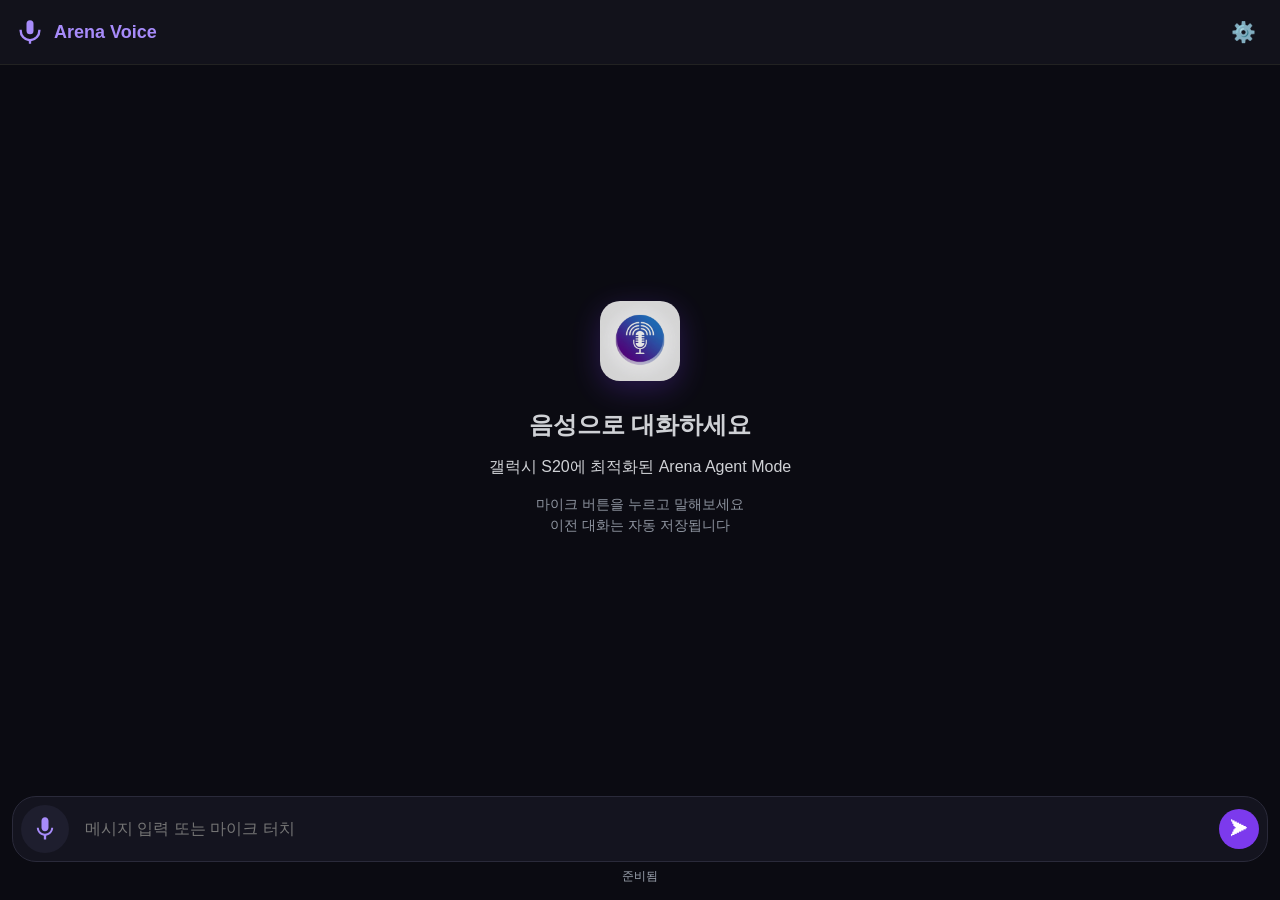
<file: index.html>
<!DOCTYPE html>
<html lang="ko">
<head>
    <meta charset="UTF-8">
    <meta name="viewport" content="width=device-width, initial-scale=1.0, user-scalable=no">
    <title>Arena Voice</title>
    <link rel="manifest" href="manifest.json">
    <meta name="theme-color" content="#6d28d9">
    <meta name="apple-mobile-web-app-capable" content="yes">
    <meta name="apple-mobile-web-app-status-bar-style" content="black-translucent">
    <link rel="stylesheet" href="style.css">
</head>
<body>
    <div id="app">
        <header>
            <div class="logo">
                <svg width="28" height="28" viewBox="0 0 24 24" fill="none">
                    <path d="M12 2a3 3 0 0 0-3 3v6a3 3 0 0 0 6 0V5a3 3 0 0 0-3-3z" fill="currentColor"/>
                    <path d="M19 10v1a7 7 0 0 1-14 0v-1H3v1a9 9 0 0 0 8 8.94V22h2v-2.06A9 9 0 0 0 21 11v-1h-2z" fill="currentColor"/>
                </svg>
                <h1>Arena Voice</h1>
            </div>
            <button id="settingsBtn" aria-label="설정">⚙️</button>
        </header>

        <main id="chat">
            <div id="messages"></div>
            <div id="welcome">
                <img src="icon-512.png" alt="" width="80" height="80">
                <h2>음성으로 대화하세요</h2>
                <p>갤럭시 S20에 최적화된 Arena Agent Mode</p>
                <p class="hint">마이크 버튼을 누르고 말해보세요<br>이전 대화는 자동 저장됩니다</p>
            </div>
        </main>

        <footer>
            <div class="input-bar">
                <button id="micBtn" class="mic" aria-label="음성 입력">
                    <svg viewBox="0 0 24 24" width="28" height="28">
                        <path fill="currentColor" d="M12 14c1.66 0 3-1.34 3-3V5c0-1.66-1.34-3-3-3S9 3.34 9 5v6c0 1.66 1.34 3 3 3zm5.3-3c0 3-2.54 5.1-5.3 5.1S6.7 14 6.7 11H5c0 3.41 2.72 6.23 6 6.72V21h2v-3.28c3.28-.48 6-3.3 6-6.72h-1.7z"/>
                    </svg>
                </button>
                <input id="textInput" type="text" placeholder="메시지 입력 또는 마이크 터치" autocomplete="off">
                <button id="sendBtn" aria-label="전송">➤</button>
            </div>
            <div id="status">준비됨</div>
        </footer>
    </div>

    <!-- Settings Modal -->
    <div id="settings" class="modal hidden">
        <div class="modal-content">
            <h3>설정</h3>
            <label>
                Arena API 키
                <input id="apiKey" type="password" placeholder="ak_live_...">
                <small>arena.social 또는 Arena API 키를 입력하세요</small>
            </label>
            <label>
                API 엔드포인트
                <input id="apiEndpoint" type="text" value="https://api.starsarena.com">
            </label>
            <label>
                음성 언어
                <select id="voiceLang">
                    <option value="ko-KR">한국어</option>
                    <option value="en-US">English</option>
                    <option value="ja-JP">日本語</option>
                </select>
            </label>
            <label class="toggle">
                <input id="autoSpeak" type="checkbox" checked>
                <span>응답 자동 읽기 (TTS)</span>
            </label>
            <label class="toggle">
                <input id="continuous" type="checkbox">
                <span>연속 대화 모드</span>
            </label>
            <div class="modal-actions">
                <button id="clearHistory">대화 기록 삭제</button>
                <button id="closeSettings" class="primary">닫기</button>
            </div>
        </div>
    </div>

    <script src="app.js"></script>
</body>
</html>
</file>
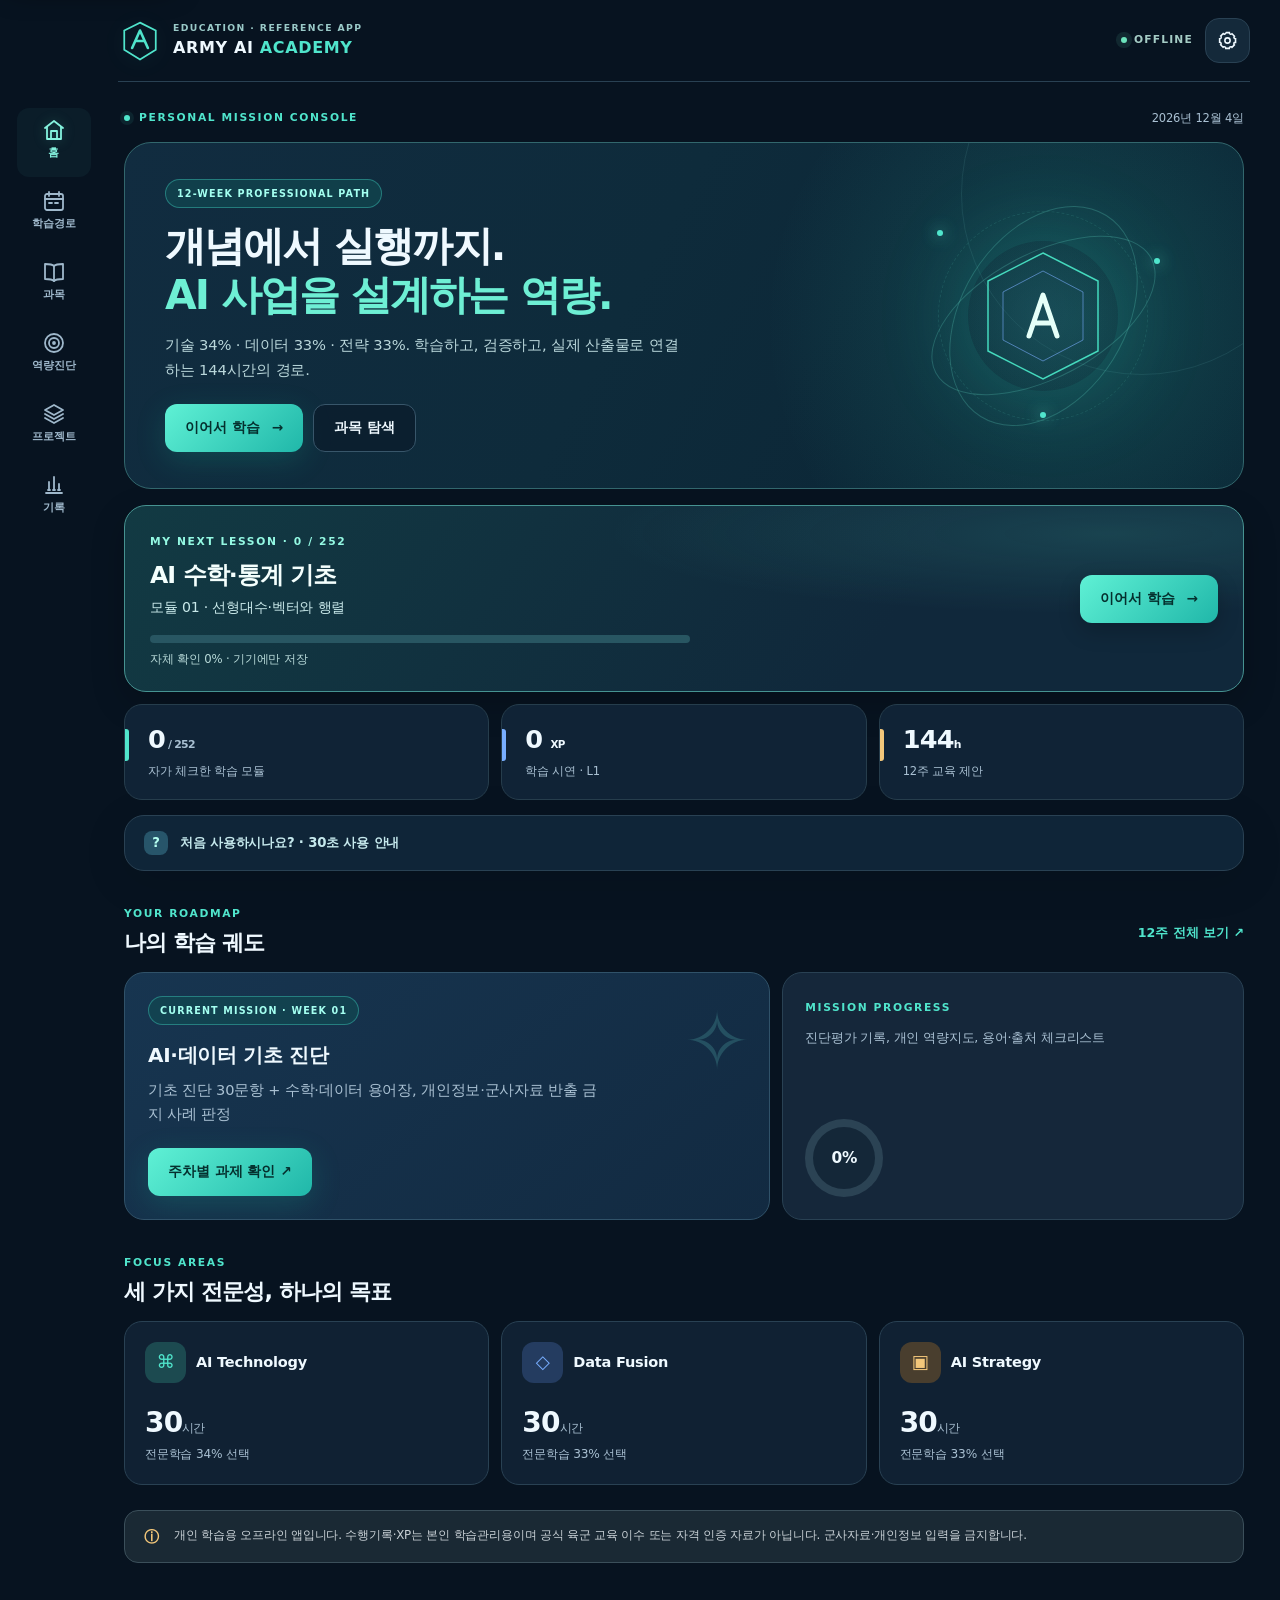
<file: android-army-academy/app/src/main/assets/index.html>
<!doctype html>
<html lang="ko">
<head>
  <meta charset="utf-8">
  <meta name="viewport" content="width=device-width, initial-scale=1, viewport-fit=cover">
  <meta name="color-scheme" content="dark light">
  <meta name="theme-color" content="#081522">
  <title>ARMY AI EXCELLENCE ACADEMY · Learning Mission</title>
  <link rel="stylesheet" href="styles.css">
</head>
<body>
  <a class="skip-link" href="#main-content">본문 콘텐츠로 이동</a>
  <div class="ambient-grid" aria-hidden="true"></div>
  <div class="app-shell">
    <header class="topbar" id="topbar">
      <div class="identity">
        <span class="emblem" aria-hidden="true"><svg viewBox="0 0 48 48" fill="none"><path d="M24 3 42 12v22L24 45 6 34V12L24 3Z" stroke="currentColor" stroke-width="2"/><path d="M15 32 24 12l9 20m-14-8h10" stroke="currentColor" stroke-width="3" stroke-linecap="round" stroke-linejoin="round"/></svg></span>
        <div><div class="identity-label">EDUCATION · REFERENCE APP</div><strong>ARMY AI <span>ACADEMY</span></strong></div>
      </div>
      <div class="top-actions"><span class="offline-indicator"><i></i>OFFLINE</span><button class="icon-btn" id="settings-open" type="button" aria-label="학습 환경 설정" title="설정"><svg viewBox="0 0 24 24" fill="none" stroke="currentColor" stroke-width="1.8"><circle cx="12" cy="12" r="3"/><path d="M19.4 15a1.8 1.8 0 0 0 .36 2l.06.06-2.76 2.76-.06-.06a1.8 1.8 0 0 0-2-.36 1.8 1.8 0 0 0-1 1.6V21h-4v-.1a1.8 1.8 0 0 0-1-1.6 1.8 1.8 0 0 0-2 .36l-.06.06-2.76-2.76.06-.06a1.8 1.8 0 0 0 .36-2 1.8 1.8 0 0 0-1.6-1H3v-4h.1a1.8 1.8 0 0 0 1.6-1 1.8 1.8 0 0 0-.36-2l-.06-.06 2.76-2.76.06.06a1.8 1.8 0 0 0 2 .36 1.8 1.8 0 0 0 1-1.6V3h4v.1a1.8 1.8 0 0 0 1 1.6 1.8 1.8 0 0 0 2-.36l.06-.06 2.76 2.76-.06.06a1.8 1.8 0 0 0-.36 2 1.8 1.8 0 0 0 1.6 1h.1v4h-.1a1.8 1.8 0 0 0-1.6 1Z"/></svg></button></div>
    </header>

    <main id="main-content" class="main" tabindex="-1">
      <section id="view-home" data-view="home" class="view" aria-labelledby="home-title">
        <div class="intro-line"><span class="eyebrow"><i class="pulse-dot"></i> PERSONAL MISSION CONSOLE</span><span id="today-date" class="tiny-meta"></span></div>
        <div class="hero">
          <div class="hero-content"><div class="tag tag-aqua">12-WEEK PROFESSIONAL PATH</div><h1 id="home-title">개념에서 실행까지.<br><em>AI 사업을 설계하는 역량.</em></h1><p>기술 34% · 데이터 33% · 전략 33%. 학습하고, 검증하고, 실제 산출물로 연결하는 144시간의 경로.</p><div class="hero-actions"><button class="btn btn-primary" data-action="resume-lesson" type="button">이어서 학습 <span aria-hidden="true">→</span></button><button class="btn btn-ghost" data-action="go" data-target="courses" type="button">과목 탐색</button></div></div>
          <div class="hero-visual" aria-hidden="true"><div class="orbit orbit-a"></div><div class="orbit orbit-b"></div><div class="orbit orbit-c"></div><div class="core-glow"><svg viewBox="0 0 150 150" fill="none"><path d="M75 12 130 40v70l-55 28-55-28V40L75 12Z" stroke="#4ef5d2" stroke-width="1.5" opacity=".85"/><path d="M75 30 115 51v48l-40 21-40-21V51L75 30Z" stroke="#7baeff" stroke-width="1" opacity=".58"/><path d="M61 95 75 54l14 41m-23-13h18" stroke="#e5fff8" stroke-width="5" stroke-linecap="round" stroke-linejoin="round"/></svg></div><span class="star s1"></span><span class="star s2"></span><span class="star s3"></span></div>
        </div>
        <section id="home-next-lesson" class="next-lesson" aria-label="이어서 학습하기"></section>
        <div class="stats-grid" id="home-stats"></div>
        <details class="surface academy-guide"><summary>처음 사용하시나요? · 30초 사용 안내</summary><div class="academy-guide-body"><p>① 과목에서 원하는 강의를 선택하세요. ② 질문 두 개와 직접 실습을 통해 이해도를 스스로 점검하세요. ③ 마지막으로 작성한 내용은 기기에 저장되며, 홈의 <strong>이어서 학습</strong>에서 바로 복귀할 수 있습니다.</p><p>이 앱은 오프라인 개인학습용이며 공식 수료·성적 인증이 아닙니다. 실제 군사자료나 타인의 개인정보는 입력하지 마세요. 앱을 삭제하기 전에는 기록 탭에서 JSON 백업을 내보내세요.</p></div></details>
        <div class="section-heading"><div><span class="eyebrow">YOUR ROADMAP</span><h2>나의 학습 궤도</h2></div><button class="text-button" data-action="go" data-target="schedule" type="button">12주 전체 보기 ↗</button></div>
        <div id="home-week" class="current-week"></div>
        <div class="section-heading"><div><span class="eyebrow">FOCUS AREAS</span><h2>세 가지 전문성, 하나의 목표</h2></div></div>
        <div class="track-grid" id="home-tracks"></div>
        <div class="honesty-notice" role="note"><span>ⓘ</span><p>개인 학습용 오프라인 앱입니다. 수행기록·XP는 본인 학습관리용이며 공식 육군 교육 이수 또는 자격 인증 자료가 아닙니다. 군사자료·개인정보 입력을 금지합니다.</p></div>
      </section>

      <section id="view-schedule" data-view="schedule" class="view" hidden aria-labelledby="schedule-title">
        <div class="section-header"><span class="eyebrow">MISSION MAP / 12 WEEKS</span><h1 id="schedule-title">나만의 12주 학습 경로</h1><p class="muted">주 12시간, 총 144시간. 공식 심의 후보안의 학습성과·실습증거를 확인하세요. (교육기관 미승인)</p></div>
        <div class="surface schedule-head"><div><span class="eyebrow">SPECIALIZATION MIX</span><h3>전문학습 비중</h3></div><div class="mix-presets"><button class="micro-btn" data-action="preset" data-preset="balanced">균형형</button><button class="micro-btn" data-action="preset" data-preset="technology">AI 중심</button><button class="micro-btn" data-action="preset" data-preset="fusion">융합 중심</button><button class="micro-btn" data-action="preset" data-preset="strategy">전략 중심</button></div><div id="weight-controls"></div><div class="mix-bar" id="mix-bar" role="img" aria-label="전문분야 학습 비중"></div><div class="mix-summary" id="mix-summary"></div><p class="microcopy">균형형은 전문학습 90시간 중 AI 31h·데이터융합 30h·전략기획 29h(약 34:33:33)를 편성합니다. 임의 비율은 심의 후보 표준 편성에서 벗어납니다.</p></div>
        <div id="curriculum-candidate-overview" class="surface quality-section" role="region" aria-label="교육과정 심의 후보 정보"></div>
        <div class="section-heading"><div><span class="eyebrow">WEEKLY MILESTONES</span><h2>학습 단계</h2></div><button class="text-button" data-action="export-plan" type="button">계획 내보내기 ↗</button></div><div class="weeks-list" id="weeks-list"></div>
        <div class="surface" id="performance-practice-overview" role="region" aria-label="합성 데이터 기반 수행 연습 6종"></div>
      </section>

      <section id="view-courses" data-view="courses" class="view" hidden aria-labelledby="courses-title">
        <div class="section-header"><span class="eyebrow">COURSE LIBRARY / 42</span><h1 id="courses-title">전문교과 라이브러리</h1><p class="muted">AI 기술·데이터 융합·전략 분야별 핵심 지식, 6개 모듈, 실습 및 평가 주제를 탐색합니다.</p></div>
        <div class="surface search-surface"><label class="search-wrap" for="course-search"><span aria-hidden="true">⌕</span><input id="course-search" type="search" placeholder="과목명 · 코드 · 핵심 주제로 검색" autocomplete="off"><span class="key-hint">42</span></label><div id="course-filters" class="filter-row" role="group" aria-label="전문분야 필터"></div><div class="course-toggle"><button class="micro-btn" data-action="bookmarks-only" id="bookmark-filter" aria-pressed="false">☆ 관심 과목만</button><span class="tiny-meta" id="course-count"></span></div></div>
        <div class="course-grid" id="courses-grid"></div>
      </section>

      <section id="view-diagnostic" data-view="diagnostic" class="view" hidden aria-labelledby="diagnostic-title">
        <div class="section-header"><span class="eyebrow">DIAGNOSTIC / 30 QUESTIONS</span><h1 id="diagnostic-title">나의 출발점 진단</h1><p class="muted">세 분야 각 10문항. 정답과 설명을 확인하고 취약 과목을 학습경로에 반영하세요.</p></div>
        <div class="surface diag-shell"><div class="filter-row" id="diag-filters" role="group" aria-label="진단 분야"></div><div id="diagnostic-body"></div></div>
        <div class="honesty-notice"><span>ⓘ</span><p>교육용 기초 진단입니다. 문항 난이도·변별도 검증 및 독립 시험감독을 수행하지 않았으므로 공식 인증 점수로 사용할 수 없습니다.</p></div>
      </section>

      <section id="view-capstone" data-view="capstone" class="view" hidden aria-labelledby="capstone-title">
        <div class="section-header"><span class="eyebrow">FINAL FIELD MISSION / 28 HOURS</span><h1 id="capstone-title">최종 통합 프로젝트</h1><p class="muted">AI 기술·데이터·사업기획을 하나로 연결하는 교육용 가상 AI 지식검색 지원체계 사업기획</p></div>
        <div class="surface capstone-feature"><span class="tag tag-gold">PRACTICAL CAPSTONE</span><h2>아이디어가 아닌<br>검증 가능한 결과.</h2><p>문제정의 → 데이터 기준 → 아키텍처 → 프로토타입 → TEV&amp;V → 사업추진 판단.</p><div class="capstone-meter"><div class="progress-track"><div class="progress-fill" id="capstone-fill"></div></div><span id="capstone-count">0 / 14</span></div></div>
        <div class="section-heading"><div><span class="eyebrow">DELIVERABLES</span><h2>14개 자체 점검 항목</h2></div><button class="text-button" data-action="export-capstone" type="button">점검표 내보내기 ↗</button></div><div id="capstone-list" class="capstone-list"></div>
        <div id="capstone-evidence-catalog" class="surface" role="region" aria-label="Capstone 실제 제출 증거 9종"></div>
        <div class="honesty-notice"><span>!</span><p>완료 체크는 자체 점검입니다. 보안 위반, 권리 미확인, 근거 없는 성능 주장 등은 점수와 무관하게 정식 평가에서 실패 조건으로 다뤄야 합니다.</p></div>
      </section>

      <section id="view-profile" data-view="profile" class="view" hidden aria-labelledby="profile-title">
        <div class="section-header"><span class="eyebrow">PROGRESS / LOCAL ONLY</span><h1 id="profile-title">학습 기록과 환경</h1><p class="muted">진도·학습 메모·모의 평가 결과는 이 기기에만 저장됩니다.</p></div>
        <div class="surface profile-rank" id="profile-rank"></div><div class="surface settings-surface" id="settings-surface"></div>
        <div class="section-heading"><div><span class="eyebrow">CONTENT QUALITY</span><h2>교육 콘텐츠 검증 상태</h2></div></div><div class="surface quality-section"><div class="quality-item"><span>42개 과목 · 252개 기초 학습 강의 (모두 교육용 원고)</span><b>교육용 초안</b></div><div class="quality-item"><span>504개 학습문항 (기초형 456·적용형 48, 전문가 검토 전)</span><b>자체 점검 전용</b></div><div class="quality-item"><span>30개 진단 문항 (기초형·점수 규준 미검증)</span><b>교육용 진단</b></div><div class="quality-item"><span>210개 서술형 평가 과제</span><b>교수자 검토 필요</b></div><div class="quality-item"><span>전문가·실습·군 보안 검수 (미진행)</span><b>미승인</b></div><p class="microcopy">공개·합성 데이터만 사용하며 실제 육군 업무환경의 성능과 적합성을 보증하지 않습니다.</p></div>
      </section>
    </main>

    <nav class="bottom-nav" aria-label="앱 주요 메뉴">
      <button type="button" class="nav-item active" data-view-target="home" aria-current="page"><span class="nav-icon"><svg viewBox="0 0 24 24" aria-hidden="true" fill="none" stroke="currentColor" stroke-width="1.8" stroke-linecap="round" stroke-linejoin="round"><path d="m3 10 9-7 9 7"/><path d="M5 9v12h14V9"/><path d="M9 21v-8h6v8"/></svg></span><span>홈</span></button>
      <button type="button" class="nav-item" data-view-target="schedule"><span class="nav-icon"><svg viewBox="0 0 24 24" aria-hidden="true" fill="none" stroke="currentColor" stroke-width="1.8" stroke-linecap="round" stroke-linejoin="round"><rect x="3" y="5" width="18" height="16" rx="2"/><path d="M7 3v4m10-4v4M3 10h18M7 14h3m3 0h3"/></svg></span><span>학습경로</span></button>
      <button type="button" class="nav-item" data-view-target="courses"><span class="nav-icon"><svg viewBox="0 0 24 24" aria-hidden="true" fill="none" stroke="currentColor" stroke-width="1.8" stroke-linecap="round" stroke-linejoin="round"><path d="M12 21c-2-2-5-2-9-2V4c4 0 7 0 9 2 2-2 5-2 9-2v15c-4 0-7 0-9 2Z"/><path d="M12 6v15"/></svg></span><span>과목</span></button>
      <button type="button" class="nav-item" data-view-target="diagnostic"><span class="nav-icon"><svg viewBox="0 0 24 24" aria-hidden="true" fill="none" stroke="currentColor" stroke-width="1.8" stroke-linecap="round" stroke-linejoin="round"><circle cx="12" cy="12" r="9"/><circle cx="12" cy="12" r="5"/><circle cx="12" cy="12" r="1" fill="currentColor"/></svg></span><span>역량진단</span></button>
      <button type="button" class="nav-item" data-view-target="capstone"><span class="nav-icon"><svg viewBox="0 0 24 24" aria-hidden="true" fill="none" stroke="currentColor" stroke-width="1.8" stroke-linecap="round" stroke-linejoin="round"><path d="M3 8l9-5 9 5-9 5-9-5Z"/><path d="m3 12 9 5 9-5M3 16l9 5 9-5"/></svg></span><span>프로젝트</span></button>
      <button type="button" class="nav-item" data-view-target="profile"><span class="nav-icon"><svg viewBox="0 0 24 24" aria-hidden="true" fill="none" stroke="currentColor" stroke-width="1.8" stroke-linecap="round" stroke-linejoin="round"><path d="M4 20h16M7 17V9m5 8V4m5 13v-6"/><path d="M6 17h2m3 0h2m3 0h2"/></svg></span><span>기록</span></button>
    </nav>
  </div>
  <dialog id="course-dialog" class="course-dialog" aria-label="과목 학습 상세"><div class="modal-frame"><div id="course-detail"></div></div></dialog>
  <dialog id="settings-dialog" class="settings-dialog" aria-label="설정"><div class="modal-frame"><div class="dialog-top"><div><span class="eyebrow">LEARNING ENVIRONMENT</span><h2>학습 설정</h2></div><button type="button" data-action="close-settings" class="icon-btn" aria-label="닫기">✕</button></div><div id="settings-dialog-content"></div></div></dialog>
  <div id="toast" class="toast" role="status" aria-live="polite"></div>
  <script src="data_core.js"></script>
  <script src="data_assessment.js"></script>
  <script src="data_plan.js"></script>
  <script src="lesson_df001.js"></script>
  <script src="lesson_df_expansion.js"></script>
  <script src="lesson_at_expansion.js"></script>
  <script src="lesson_sp_expansion.js"></script>
  <script src="pilot_labs.js"></script>
  <script src="quiz_upgrade.js"></script>
  <script src="quiz_applied_v2_3_3.js"></script>
  <script src="module_draft.js"></script>
  <script src="official_curriculum.js"></script>
  <script src="performance_practice.js"></script>
  <script src="learning_experience.js"></script>
  <script src="app.js"></script>
</body>
</html>
</file>
<file: style.css>
:root {
  --bg: #0b0b12;
  --surface: #14141f;
  --surface-2: #1e1e2e;
  --primary: #7c3aed;
  --primary-2: #6d28d9;
  --text: #e5e7eb;
  --muted: #9ca3af;
  --accent: #a78bfa;
}

* { box-sizing: border-box; -webkit-tap-highlight-color: transparent; }

html, body {
  margin: 0; padding: 0; height: 100%;
  background: var(--bg); color: var(--text);
  font-family: -apple-system, BlinkMacSystemFont, "Segoe UI", Roboto, "Noto Sans KR", sans-serif;
  overscroll-behavior: none;
}

#app { display: flex; flex-direction: column; height: 100dvh; }

header {
  display: flex; align-items: center; justify-content: space-between;
  padding: 12px 16px; background: rgba(20,20,31,0.8); backdrop-filter: blur(10px);
  border-bottom: 1px solid #222; position: sticky; top: 0; z-index: 10;
}
.logo { display: flex; align-items: center; gap: 10px; color: var(--accent); }
.logo h1 { font-size: 18px; margin: 0; font-weight: 600; }
#settingsBtn { background: none; border: none; color: var(--muted); font-size: 20px; padding: 8px; }

main { flex: 1; overflow-y: auto; padding: 16px; display: flex; flex-direction: column; }
#welcome { text-align: center; margin: auto; opacity: 0.9; }
#welcome img { border-radius: 20px; margin-bottom: 16px; box-shadow: 0 8px 30px rgba(124,58,237,0.3); }
#welcome h2 { margin: 8px 0; }
.hint { color: var(--muted); font-size: 14px; line-height: 1.5; }

#messages { display: flex; flex-direction: column; gap: 12px; }
.message {
  max-width: 85%; padding: 12px 16px; border-radius: 18px;
  line-height: 1.5; word-wrap: break-word; animation: fadeIn 0.2s;
}
.message.user { align-self: flex-end; background: var(--primary); color: white; border-bottom-right-radius: 6px; }
.message.assistant { align-self: flex-start; background: var(--surface-2); border-bottom-left-radius: 6px; }
.message .time { font-size: 11px; opacity: 0.6; margin-top: 4px; }

@keyframes fadeIn { from { opacity: 0; transform: translateY(6px); } to { opacity: 1; transform: translateY(0); } }

footer { padding: 10px 12px 16px; background: linear-gradient(to top, var(--bg), transparent); }
.input-bar { display: flex; gap: 8px; align-items: center; background: var(--surface); padding: 8px; border-radius: 24px; border: 1px solid #2a2a3a; }
#textInput { flex: 1; background: transparent; border: none; outline: none; color: var(--text); font-size: 16px; padding: 8px; }
#sendBtn { background: var(--primary); border: none; color: white; width: 40px; height: 40px; border-radius: 50%; font-size: 18px; }

.mic {
  width: 48px; height: 48px; border-radius: 50%; border: none;
  background: var(--surface-2); color: var(--accent);
  display: grid; place-items: center; transition: all 0.2s;
}
.mic.listening {
  background: var(--primary); color: white; animation: pulse 1.5s infinite;
  box-shadow: 0 0 0 0 rgba(124,58,237,0.7);
}
@keyframes pulse {
  0% { box-shadow: 0 0 0 0 rgba(124,58,237,0.7); }
  70% { box-shadow: 0 0 0 12px rgba(124,58,237,0); }
  100% { box-shadow: 0 0 0 0 rgba(124,58,237,0); }
}

#status { text-align: center; font-size: 12px; color: var(--muted); margin-top: 6px; height: 16px; }

.modal { position: fixed; inset: 0; background: rgba(0,0,0,0.7); display: grid; place-items: center; z-index: 100; }
.modal.hidden { display: none; }
.modal-content {
  background: var(--surface); width: 90%; max-width: 400px; border-radius: 16px;
  padding: 20px; border: 1px solid #2a2a3a;
}
.modal-content h3 { margin-top: 0; }
.modal-content label { display: block; margin: 16px 0; font-size: 14px; }
.modal-content input, .modal-content select {
  width: 100%; margin-top: 6px; padding: 10px; border-radius: 8px;
  background: var(--surface-2); border: 1px solid #333; color: var(--text); font-size: 15px;
}
.modal-content small { color: var(--muted); display: block; margin-top: 4px; }
.toggle { display: flex; align-items: center; gap: 10px; }
.toggle input { width: auto; }
.modal-actions { display: flex; gap: 8px; justify-content: space-between; margin-top: 20px; }
.modal-actions button { flex: 1; padding: 10px; border-radius: 10px; border: 1px solid #333; background: var(--surface-2); color: var(--text); }
.modal-actions button.primary { background: var(--primary); border-color: var(--primary); color: white; }
#clearHistory { color: #f87171; }
</file>
<file: android-army-academy/app/src/main/assets/styles.css>
:root{--bg:#071320;--bg2:#0b1a2b;--panel:#101f31;--panel2:#14283d;--panel3:#182e42;--line:#294153;--line2:#38566a;--ink:#eff9ff;--muted:#a9c0d2;--aqua:#50e5cc;--aqua-d:#1fbaaa;--blue:#78aeff;--gold:#f3c77a;--rose:#ff9b9d;--radius:20px;--font-scale:1;--safe-bottom:env(safe-area-inset-bottom,0px)}
*{box-sizing:border-box}html{background:var(--bg);font-size:calc(16px * var(--font-scale));scroll-behavior:smooth}body{margin:0;background:var(--bg);font-family:system-ui,-apple-system,BlinkMacSystemFont,'Noto Sans KR','Malgun Gothic',sans-serif;font-size:.91rem;color:var(--ink);line-height:1.57;letter-spacing:-.013em;min-height:100vh}button,input,textarea{font:inherit}button{cursor:pointer;-webkit-tap-highlight-color:transparent;color:inherit}button:disabled{opacity:.45;cursor:not-allowed}a{color:var(--aqua)}:focus-visible{outline:3px solid var(--aqua);outline-offset:3px}[hidden]{display:none!important}::selection{background:#2aa897;color:#061222}
.ambient-grid{position:fixed;inset:0;z-index:-1;pointer-events:none;background:radial-gradient(ellipse 750px 520px at 80% -7%,rgba(38,136,162,.13),transparent 65%),radial-gradient(ellipse 450px 340px at 0% 70%,rgba(43,101,161,.08),transparent 65%),linear-gradient(180deg,#07121f 0%,#0b1724 100%)}.ambient-grid:after{content:"";position:absolute;inset:0;opacity:.18;background-image:linear-gradient(#25435a 1px,transparent 1px),linear-gradient(90deg,#25435a 1px,transparent 1px);background-size:52px 52px;mask-image:linear-gradient(180deg,transparent,black 10%,transparent 55%)}
.app-shell{max-width:1260px;margin:auto;padding:0 20px 120px}.topbar{height:82px;display:flex;align-items:center;justify-content:space-between;border-bottom:1px solid var(--line);position:relative;z-index:2}.identity{display:flex;align-items:center;gap:12px}.emblem{display:grid;place-items:center;width:43px;height:48px;color:var(--aqua);filter:drop-shadow(0 3px 10px rgba(72,227,203,.15))}.emblem svg{width:42px;height:42px}.identity-label{font-size:.58rem;color:#9acac8;letter-spacing:.15em;font-weight:800}.identity strong{display:block;font-size:1rem;font-weight:800;letter-spacing:.04em}.identity strong span{color:var(--aqua)}.top-actions{display:flex;align-items:center;gap:12px}.offline-indicator{display:flex;gap:7px;align-items:center;font-size:.67rem;letter-spacing:.11em;font-weight:750;color:#a5ccc5}.offline-indicator i{height:6px;width:6px;background:#6be2bb;border-radius:50%;box-shadow:0 0 0 5px rgba(107,226,187,.1)}.icon-btn{width:45px;height:45px;display:grid;place-items:center;background:#14293a;border:1px solid var(--line);border-radius:14px}.icon-btn svg{width:21px;height:21px}.icon-btn:hover,.icon-btn:focus-visible{background:#23435a}
.main{max-width:1120px;margin:auto}.view{padding-top:27px;animation:fadeIn .28s ease}.intro-line{display:flex;justify-content:space-between;align-items:center;margin:0 0 15px}.eyebrow{display:inline-flex;align-items:center;gap:9px;color:var(--aqua);font-weight:800;font-size:.67rem;letter-spacing:.15em;text-transform:uppercase}.pulse-dot{display:inline-block;width:6px;height:6px;background:var(--aqua);border-radius:50%;box-shadow:0 0 0 4px #50e5cc14}.tiny-meta{font-size:.72rem;color:var(--muted)}h1,h2,h3,p{margin-top:0}h1{letter-spacing:-.045em;line-height:1.2}h2{font-size:1.4rem;letter-spacing:-.04em;line-height:1.3;margin-bottom:0}h3{font-size:1.04rem;margin-bottom:9px;letter-spacing:-.015em}p{color:var(--muted);line-height:1.65}button, .card-click{transition:background .2s,border-color .2s,transform .2s,filter .2s}button:active{transform:scale(.98)}.btn{min-height:48px;padding:12px 20px;border-radius:12px;border:1px solid var(--line2);background:#1b3046;font-size:.85rem;font-weight:750;display:inline-flex;align-items:center;justify-content:center;gap:12px}.btn:hover{border-color:var(--aqua)}.btn-primary{background:linear-gradient(135deg,#5ff1d5,#20b7a9);color:#05302e;border:0;box-shadow:0 8px 30px rgba(22,203,166,.18)}.btn-primary:hover{filter:brightness(1.08)}.btn-ghost{background:rgba(10,26,42,.7)}.btn-soft{background:#1b3546;border-color:#2c5963;color:var(--aqua)}.btn-danger{color:#ffb4b7;border:1px solid #7c464a;background:#38252d}.text-button{min-height:40px;background:none;border:0;padding:9px 0;color:var(--aqua);font-size:.79rem;font-weight:740}.text-button:hover{text-decoration:underline}.tag{display:inline-flex;align-items:center;font-weight:800;font-size:.6rem;letter-spacing:.12em;border:1px solid rgba(67,217,201,.4);border-radius:999px;padding:6px 11px}.tag-aqua{color:#a4fff0;background:#114a51aa}.tag-gold{border-color:#e9ba7680;color:#ffe0a8;background:#624b2490}.surface{border:1px solid var(--line);border-radius:var(--radius);background:linear-gradient(170deg,#13263b,#102031);box-shadow:0 10px 45px rgba(0,0,0,.11)}
.hero{min-height:292px;padding:36px 40px;display:grid;grid-template-columns:minmax(0,1fr) 320px;align-items:center;overflow:hidden;border-radius:27px;border:1px solid #32676d;background:radial-gradient(circle at 85% 52%,rgba(59,236,201,.17),transparent 32%),linear-gradient(118deg,#112c40 0%,#0e2b3b 45%,#0a2434 100%);position:relative}.hero:before{content:"";position:absolute;width:360px;height:360px;right:-80px;top:-130px;border:1px solid #73bebe20;border-radius:50%;pointer-events:none}.hero-content{z-index:1}.hero h1{font-size:clamp(1.8rem,3.2vw,2.75rem);margin:14px 0 13px;max-width:600px;font-weight:800}.hero h1 em{font-style:normal;color:#6eefd4}.hero p{max-width:520px;font-size:.92rem;color:#bad7db}.hero-actions{display:flex;flex-wrap:wrap;gap:10px;margin-top:22px}.hero-visual{width:286px;height:252px;position:relative;display:grid;place-items:center}.orbit{position:absolute;border:1px solid rgba(99,220,199,.25);border-radius:50%;transform:rotate(-28deg)}.orbit-a{width:245px;height:125px}.orbit-b{width:165px;height:238px;transform:rotate(32deg)}.orbit-c{width:210px;height:210px;border-style:dashed;opacity:.5}.core-glow{display:grid;place-items:center;width:150px;height:150px;border-radius:50%;box-shadow:0 0 95px #24d8c13d;background:radial-gradient(circle,#2057656b,transparent 72%);animation:float 6s ease-in-out infinite}.core-glow svg{width:150px}.star{position:absolute;width:6px;height:6px;background:var(--aqua);border-radius:50%;box-shadow:0 0 15px var(--aqua)}.s1{left:37px;top:40px}.s2{right:26px;top:68px}.s3{bottom:24px;left:140px}.stats-grid{display:grid;grid-template-columns:repeat(3,1fr);gap:12px;margin-top:17px}.stat-card{padding:19px 23px;background:#102336;border:1px solid #263d4c;border-radius:18px;position:relative;overflow:hidden}.stat-card:before{content:"";position:absolute;width:4px;height:32px;background:var(--aqua);left:0;top:24px;border-radius:0 3px 3px 0}.stat-card:nth-child(2):before{background:var(--blue)}.stat-card:nth-child(3):before{background:var(--gold)}.stat-main{font-size:1.6rem;font-weight:800;letter-spacing:-.03em;line-height:1.2;font-variant-numeric:tabular-nums}.stat-sub{font-size:.72rem;color:var(--muted);margin-top:7px}.section-heading{display:flex;justify-content:space-between;align-items:end;gap:14px;margin:30px 0 15px}.section-heading .eyebrow{margin-bottom:5px}.section-heading h2{margin:0}.current-week{display:grid;grid-template-columns:1.4fr 1fr;gap:12px}.mission-card{border-radius:20px;border:1px solid #305269;background:linear-gradient(140deg,#173550,#122a41);padding:23px;position:relative;overflow:hidden}.mission-card:before{content:'✧';position:absolute;right:19px;top:6px;color:#61c9c03a;font-size:5rem}.mission-card strong{font-size:1.27rem}.mission-card p{max-width:450px}.mission-card .btn{margin-top:7px}.mission-side{background:#15273a;border:1px solid var(--line);border-radius:20px;padding:22px;display:flex;flex-direction:column;justify-content:space-between}.mission-side-top{display:flex;justify-content:space-between;gap:8px;align-items:center}.ring{width:78px;height:78px;display:grid;place-items:center;border-radius:50%;background:conic-gradient(var(--aqua) var(--pct),#2b4354 var(--pct));position:relative}.ring:before{content:"";position:absolute;inset:8px;background:#142738;border-radius:50%}.ring span{position:relative;font-size:.96rem;font-weight:800}.track-grid{display:grid;grid-template-columns:repeat(3,1fr);gap:12px}.track-card{border-radius:18px;background:#102133;border:1px solid var(--line);padding:20px;min-width:0}.track-top{display:flex;gap:10px;align-items:center;margin-bottom:18px}.track-icon{width:41px;height:41px;display:grid;place-items:center;border-radius:12px;font-size:1.15rem;background:#1c4a50;color:var(--aqua)}.track-card[data-track=DF] .track-icon{background:#243c60;color:var(--blue)}.track-card[data-track=SP] .track-icon{background:#493e2e;color:var(--gold)}.track-card h3{font-size:.91rem;margin:0}.track-card .track-value{font-size:1.75rem;font-weight:800;letter-spacing:-.03em}.track-card .track-value small{font-size:.73rem;color:var(--muted);font-weight:500}.track-sub{color:var(--muted);font-size:.76rem}.honesty-notice{display:flex;gap:12px;align-items:start;background:#1a2934;border:1px solid #3b4f5a;border-radius:14px;padding:15px 16px;margin:25px 0 4px}.honesty-notice span{width:21px;height:21px;flex:0 0 21px;display:grid;place-items:center;color:var(--gold);font-weight:800}.honesty-notice p{margin:0;font-size:.74rem;color:#cad2d7}
.section-header{padding:10px 0 19px}.section-header h1{font-size:clamp(1.7rem,3vw,2.1rem);margin:10px 0}.section-header p{margin:0}.muted{color:var(--muted)}.microcopy{font-size:.7rem;color:#b5c7d3;margin:12px 0 0}.micro-btn{border:1px solid #416278;background:#1a3044;color:#d8e8f4;border-radius:10px;padding:8px 13px;min-height:43px;font-size:.72rem;font-weight:700}.micro-btn:hover,.micro-btn.selected{border-color:var(--aqua);color:var(--aqua);background:#1e444a}.schedule-head{padding:21px}.schedule-head h3{margin:6px 0 14px}.mix-presets,.filter-row{display:flex;flex-wrap:wrap;gap:8px;margin-bottom:15px}.weight-row{display:grid;grid-template-columns:125px 1fr 68px;align-items:center;gap:13px;min-height:52px}.weight-row label{color:#d4e6eb;font-size:.82rem;font-weight:700}.weight-row output{text-align:right;font-variant-numeric:tabular-nums;font-weight:800}.weight-row input[type=range]{width:100%;accent-color:var(--aqua);min-height:45px}.weight-row[data-track=DF] input{accent-color:var(--blue)}.weight-row[data-track=SP] input{accent-color:var(--gold)}.mix-bar{display:flex;height:14px;background:#264154;border-radius:9px;overflow:hidden;margin-top:12px}.mix-bar i{height:100%;display:block;transition:width .25s}.mix-bar .AT{background:var(--aqua)}.mix-bar .DF{background:var(--blue)}.mix-bar .SP{background:var(--gold)}.mix-summary{display:flex;flex-wrap:wrap;gap:14px;margin-top:12px}.mix-summary span{font-size:.76rem;color:#c4dbe5}.weeks-list{display:grid;gap:11px}.week-card{border:1px solid var(--line);border-radius:18px;background:#102235;overflow:hidden}.week-card.active{border-color:#3d9d9a;background:#122d40}.week-trigger{border:0;background:transparent;min-height:78px;width:100%;padding:17px 19px;display:flex;gap:15px;align-items:center;text-align:left}.week-trigger:hover{background:#1a3345}.week-number{height:42px;width:47px;border:1px solid #3a6177;background:#173c50;border-radius:12px;display:grid;place-items:center;font-size:1.13rem;font-weight:850;font-variant-numeric:tabular-nums}.week-title{flex:1;min-width:0}.week-title strong{display:block;font-size:.94rem}.week-title small{display:block;color:var(--muted);font-size:.73rem;margin-top:4px}.chevron{font-size:1.5rem;color:var(--aqua);transform:rotate(0);transition:transform .22s}.week-trigger[aria-expanded=true] .chevron{transform:rotate(90deg)}.week-details{border-top:1px solid var(--line);padding:18px 19px 20px}.week-units{display:flex;flex-wrap:wrap;gap:7px;margin:10px 0 15px}.unit{display:inline-block;border:1px solid #30506a;background:#1c354b;border-radius:8px;padding:6px 9px;font-size:.76rem}.unit.AT{border-color:#277b70}.unit.DF{border-color:#3b608b}.unit.SP{border-color:#887044}.week-tasks{display:grid;grid-template-columns:repeat(2,1fr);gap:10px}.task-box{padding:13px;background:#162d41;border:1px solid #2f4c62;border-radius:12px}.task-box b{font-size:.73rem;color:var(--aqua)}.task-box p{margin:5px 0 0;font-size:.78rem}.meta-box{color:#bed4e1;font-size:.79rem;display:flex;gap:10px;align-items:center}
.search-surface{padding:18px;margin-bottom:15px}.search-wrap{border:1px solid var(--line2);background:#0c1d30;border-radius:13px;min-height:53px;display:flex;align-items:center;gap:12px;padding:0 13px}.search-wrap span:first-child{font-size:1.5rem;color:var(--aqua)}.search-wrap input{min-width:0;flex:1;border:0;outline:0;background:transparent;color:var(--ink);font-size:.9rem}.search-wrap input::placeholder{color:#9dafbf}.key-hint{font-size:.68rem;background:#1e364b;border-radius:7px;padding:3px 7px;color:var(--muted)}.filter-row{margin:14px 0}.filter-row button[aria-pressed=true]{background:var(--aqua);border-color:var(--aqua);color:#09232f}.course-toggle{display:flex;justify-content:space-between;align-items:center;gap:7px}.course-grid{display:grid;grid-template-columns:repeat(2,minmax(0,1fr));gap:13px}.course-card{padding:18px 19px;background:#12273b;border-radius:17px;border:1px solid var(--line);position:relative;min-height:180px;display:flex;flex-direction:column}.course-card:hover{background:#183249;border-color:#507388}.course-header{display:flex;justify-content:space-between;gap:10px}.course-code{font-size:.69rem;font-weight:850;letter-spacing:.1em;color:var(--aqua)}.course-card[data-track=DF] .course-code{color:var(--blue)}.course-card[data-track=SP] .course-code{color:var(--gold)}.course-bookmark{background:transparent;border:0;min-width:44px;min-height:44px;margin:-10px -10px 0 0;font-size:1.2rem;color:#9dbad0}.course-bookmark.saved{color:var(--gold)}.course-card h3{font-size:1.03rem;margin:8px 0 7px}.course-card p{font-size:.77rem;display:-webkit-box;-webkit-line-clamp:2;-webkit-box-orient:vertical;overflow:hidden}.course-footer{margin-top:auto;display:flex;justify-content:space-between;align-items:center;gap:8px}.course-footer small{font-size:.69rem;color:var(--muted)}.open-link{background:transparent;border:0;min-height:44px;padding:8px;color:var(--aqua);font-weight:750;font-size:.79rem}.empty-state{text-align:center;border:1px dashed var(--line2);padding:38px 22px;border-radius:16px;color:var(--muted)}
.diag-shell{padding:23px;min-height:390px}.diag-top{display:flex;justify-content:space-between;gap:10px;margin:15px 0 9px;color:var(--muted);font-size:.78rem}.progress-track{height:10px;background:#244153;border-radius:7px;overflow:hidden}.progress-fill{height:100%;width:0;background:linear-gradient(90deg,#24bba7,#7beecb);border-radius:8px;transition:width .3s}.question-title{font-size:1.2rem;font-weight:800;margin:22px 0 20px}.option-list{display:grid;gap:10px}.option{display:flex;align-items:center;gap:12px;width:100%;min-height:57px;text-align:left;padding:12px 15px;background:#142b40;border:1px solid #37546a;border-radius:12px;font-size:.86rem}.option b{width:27px;height:27px;flex:0 0 27px;display:grid;place-items:center;border:1px solid #557284;border-radius:8px;color:#bbdae6;font-size:.74rem}.option:hover{border-color:#75afbb}.option.selected{border-color:var(--aqua);background:#175154}.option.selected b{background:var(--aqua);color:#052a29;border-color:transparent}.question-controls{display:flex;justify-content:space-between;gap:12px;margin-top:24px}.question-controls .btn{min-width:125px}.diag-result{padding:15px 0}.score-large{font-size:3.1rem;line-height:1.05;font-weight:900;letter-spacing:-.07em;color:var(--aqua)}.result-review{border-top:1px solid var(--line);padding:14px 0}.result-review strong{display:block;margin-bottom:5px}.result-review p{font-size:.79rem;margin:3px 0}.result-icon{font-weight:900;color:var(--aqua)}.result-icon.wrong{color:var(--rose)}
.capstone-feature{padding:32px;background:radial-gradient(circle at 100% 0%,#6c594320,transparent 49%),linear-gradient(130deg,#283c43,#182b3a)}.capstone-feature h2{font-size:clamp(1.5rem,3.8vw,2.35rem);margin:16px 0 7px}.capstone-feature p{max-width:580px}.capstone-meter{display:flex;align-items:center;gap:14px;margin-top:23px}.capstone-meter .progress-track{flex:1}.capstone-meter span{font-weight:900;font-size:.8rem}.capstone-list{display:grid;gap:8px}.capstone-entry{display:flex;align-items:center;gap:13px;padding:14px 16px;background:#12263a;border:1px solid #2c4558;border-radius:13px;min-height:63px}.capstone-entry input{width:21px;height:21px;accent-color:var(--aqua);flex:0 0 auto}.capstone-entry span{flex:1}.capstone-entry small{color:var(--muted);font-size:.68rem}
.profile-rank{padding:24px;margin-bottom:15px;background:radial-gradient(circle at 93% 15%,#48e8ce23,transparent 45%),linear-gradient(130deg,#173349,#11243a)}.rank-top{display:flex;justify-content:space-between;gap:15px}.rank-emblem{display:grid;place-items:center;width:66px;height:66px;border-radius:50%;border:2px solid #80e4ca;color:var(--aqua);font-size:1.55rem;font-weight:850;box-shadow:0 0 24px #48e8ce18}.profile-rank h2{margin:10px 0 2px}.profile-rank p{font-size:.76rem}.settings-surface{padding:23px}.setting-row{display:flex;align-items:center;justify-content:space-between;gap:15px;padding:11px 0;border-bottom:1px solid #2a4154}.setting-row:last-child{border:0}.setting-row strong{display:block;font-size:.84rem}.setting-row p{margin:3px 0 0;font-size:.7rem}.setting-row input[type=checkbox]{width:21px;height:21px;accent-color:var(--aqua)}.setting-row input[type=range]{width:130px;accent-color:var(--aqua)}.setting-row select{background:#172e42;color:var(--ink);border:1px solid var(--line2);padding:9px 13px;border-radius:8px;min-height:42px}.quality-section{padding:19px}.quality-item{display:flex;justify-content:space-between;align-items:start;gap:12px;padding:14px 3px;border-bottom:1px solid #294253;font-size:.81rem}.quality-item:last-of-type{border:0}.quality-item b{font-size:.74rem;color:var(--gold);font-weight:750;white-space:nowrap}
.bottom-nav{position:fixed;z-index:20;left:0;bottom:0;right:0;display:flex;align-items:center;justify-content:space-around;min-height:70px;padding:7px 4px calc(7px + var(--safe-bottom));background:#0b1b2be8;border-top:1px solid #365065;backdrop-filter:blur(24px);-webkit-backdrop-filter:blur(24px)}.nav-item{border:0;background:transparent;min-height:50px;min-width:58px;display:flex;flex-direction:column;align-items:center;gap:2px;font-size:.66rem;font-weight:740;color:#9fb8cb;border-radius:12px;padding:5px 9px}.nav-item:hover{background:#1d3548}.nav-item.active{color:#86f4df;background:#1a41473e}.nav-icon{font-size:1.45rem;line-height:1.1}.floating-mission{position:fixed;z-index:19;right:16px;bottom:calc(86px + var(--safe-bottom));border:1px solid #caaf77;background:#302c30;color:#ffe2a5;border-radius:999px;box-shadow:0 10px 29px #0006;padding:11px 16px;min-height:48px;font-weight:800;font-size:.79rem}.floating-mission:hover{background:#464039}
.course-dialog,.settings-dialog{border:0;padding:0;background:#0d2031;color:var(--ink);border-radius:22px;max-height:calc(100dvh - 18px);box-shadow:0 25px 100px #000b;overscroll-behavior:contain}.course-dialog{width:min(720px,calc(100% - 16px));max-width:720px}.settings-dialog{width:min(530px,calc(100% - 16px))}.course-dialog::backdrop,.settings-dialog::backdrop{background:#020a13d6;backdrop-filter:blur(6px)}.modal-frame{padding:22px;max-height:calc(100dvh - 18px);overflow:auto}.dialog-top{display:flex;align-items:start;justify-content:space-between;gap:12px;border-bottom:1px solid var(--line);padding-bottom:15px;margin-bottom:17px}.dialog-top h2{margin-top:5px}.lesson-lead{background:linear-gradient(145deg,#163747,#14293b);border:1px solid #377078;border-radius:14px;padding:18px}.lesson-lead p{margin-bottom:0}.lesson-pitfall{margin:14px 0;background:#3a302a;border-left:3px solid #e7bc79;border-radius:6px;padding:12px 15px;color:#f4d4a4;font-size:.82rem}.module-list{display:grid;gap:9px;margin-top:14px}.module-item{border:1px solid var(--line);border-radius:12px;background:#122a3d;padding:14px}.module-top{display:flex;justify-content:space-between;gap:8px;align-items:start}.module-item strong{display:block;font-size:.88rem}.module-item p{font-size:.76rem;margin:6px 0 0}.module-item label{display:flex;gap:6px;align-items:center;font-size:.74rem;color:#cce9e3}.module-item input[type=checkbox]{width:20px;height:20px;accent-color:var(--aqua)}.reflection-area{width:100%;resize:vertical;min-height:107px;padding:13px;border-radius:12px;border:1px solid #4e6e80;color:var(--ink);background:#0a1c2c;margin:11px 0}.reflection-area::placeholder{color:#9daebc}.lesson-question{border:1px solid #425e75;border-radius:13px;padding:18px;margin:20px 0}.lesson-question p{margin:8px 0;font-size:.85rem;color:var(--ink)}.rubric{background:#1a3546;border-radius:9px;padding:12px;font-size:.77rem;color:#d4e3ec;white-space:pre-line}.toast{position:fixed;z-index:100;bottom:calc(95px + var(--safe-bottom));left:50%;transform:translate(-50%,20px);max-width:min(95%,470px);padding:14px 20px;background:#24504d;color:#effffb;border:1px solid #5fe1ce;border-radius:13px;box-shadow:0 12px 40px #0009;opacity:0;pointer-events:none;transition:opacity .24s,transform .24s;text-align:center;font-size:.82rem}.toast.show{opacity:1;transform:translate(-50%,0)}
@media(min-width:1000px){.app-shell{padding-left:108px;padding-bottom:42px}.bottom-nav{left:max(0px,calc((100% - 1260px)/2));right:auto;top:90px;bottom:auto;width:87px;min-height:0;display:grid;gap:11px;justify-items:center;padding:18px 5px;background:transparent;border:0;backdrop-filter:none}.nav-item{width:74px;padding:10px 4px;min-height:67px}.floating-mission{right:max(26px,calc((100% - 1260px)/2 + 18px));bottom:24px}.hero{min-height:330px}.hero-visual{margin:auto}}
@media(max-width:760px){.app-shell{padding:0 14px calc(127px + var(--safe-bottom))}.topbar{height:72px}.identity-label{font-size:.49rem}.identity strong{font-size:.86rem}.emblem{width:35px;height:40px}.emblem svg{width:34px}.offline-indicator{font-size:.58rem}.view{padding-top:19px}.hero{min-height:345px;grid-template-columns:1fr;padding:25px 23px;align-items:start}.hero h1{font-size:1.8rem;line-height:1.24;margin:14px 0}.hero p{font-size:.8rem;max-width:315px}.hero-actions{margin-top:20px}.hero-visual{position:absolute;right:-84px;top:38px;opacity:.35;transform:scale(.85);pointer-events:none}.stats-grid{gap:8px}.stat-card{padding:16px 13px;border-radius:14px}.stat-card:before{top:17px;height:25px;width:3px}.stat-main{font-size:1.32rem}.stat-sub{font-size:.65rem}.current-week{grid-template-columns:1fr}.mission-card,.mission-side{padding:18px}.mission-side{flex-direction:row;align-items:center}.section-heading{margin-top:25px}.section-heading h2{font-size:1.17rem}.track-grid{grid-template-columns:1fr}.track-card{display:grid;grid-template-columns:1fr auto;gap:5px;align-items:center;padding:15px}.track-top{margin:0}.track-sub{grid-column:1/-1}.track-card .track-value{font-size:1.25rem}.course-grid{grid-template-columns:1fr}.course-card{min-height:160px}.weight-row{grid-template-columns:97px 1fr 55px;gap:7px}.weight-row label{font-size:.73rem}.mix-presets{gap:6px}.micro-btn{padding:7px 10px}.week-tasks{grid-template-columns:1fr}.week-trigger{padding:13px;gap:10px}.week-number{width:43px;flex:0 0 43px}.week-details{padding:15px}.diag-shell{padding:17px}.question-title{font-size:1.1rem}.option{min-height:56px}.modal-frame{padding:16px}}
@media(max-width:360px){.identity strong{font-size:.75rem}.hero h1{font-size:1.62rem}.hero-actions .btn{padding:11px}.nav-item{min-width:54px;padding:5px}.nav-item span:last-child{font-size:.62rem}.stat-main{font-size:1.15rem}.stat-sub{font-size:.57rem}}
@media(prefers-reduced-motion:reduce){*,*::before,*::after{animation-duration:.001ms!important;transition-duration:.001ms!important;scroll-behavior:auto!important}}
@keyframes float{0%,100%{transform:translateY(0)}50%{transform:translateY(-9px)}}@keyframes fadeIn{from{opacity:.65;transform:translateY(5px)}to{opacity:1;transform:translateY(0)}}
body.high-contrast{--bg:#000c14;--bg2:#081522;--panel:#0b1c2b;--panel2:#112336;--muted:#deebf2;--line:#6c8b9c;--line2:#82a9b4;--aqua:#88ffea;--blue:#b3d0ff;--gold:#ffdf99}.high-contrast .stat-card,.high-contrast .course-card,.high-contrast .mission-card{border-color:#90aabb}
@media print{body{background:white;color:black}.app-shell{padding:0}.ambient-grid,.bottom-nav,.floating-mission,.top-actions,.btn,.text-button{display:none!important}.hero,.surface,.track-card,.course-card{background:white!important;color:black!important;border-color:#888!important}p,.muted,.eyebrow{color:#333!important}.view[hidden]{display:none!important}}

.stat-main{white-space:nowrap}.stat-sub{word-break:keep-all}.micro-btn,.open-link,.text-button,.course-bookmark{min-height:48px}.reference-note{border:1px solid #345369;border-radius:12px;padding:13px;margin:13px 0;background:#0c2031;overflow-wrap:anywhere}.reference-note b{font-size:.77rem;color:var(--aqua)}.reference-note p{font-size:.73rem;margin:4px 0;color:#bbcede}.reflection-question{border-bottom:1px solid #365063;padding:10px 0}.reflection-question summary{cursor:pointer;min-height:48px;display:flex;align-items:center;font-size:.82rem;font-weight:700;list-style:none}.reflection-question summary:before{content:"+";font-size:1.35rem;color:var(--aqua);margin-right:12px}.reflection-question[open] summary:before{content:"−"}.reflection-question .rubric{margin:7px 0 12px}.setting-row input[type=checkbox]{min-width:40px;min-height:40px}

body.reduce-motion *,body.reduce-motion *::before,body.reduce-motion *::after{animation:none!important;transition:none!important;scroll-behavior:auto!important}
/* Interactive lesson reader — 2.0.2 */
.module-open{width:100%;display:flex;gap:12px;align-items:center;text-align:left;min-height:78px;border:0;background:transparent;color:var(--ink);cursor:pointer;padding:4px}
.module-open:focus-visible,.module-option:focus-visible{outline:3px solid var(--aqua);outline-offset:3px}
.module-num{flex:0 0 36px;height:36px;border:1px solid var(--line2);display:grid;place-items:center;border-radius:10px;color:var(--aqua);font-weight:800}
.module-copy{flex:1;min-width:0}.module-copy strong{font-size:.93rem}.module-copy small{display:block;font-size:.77rem;color:var(--muted);margin-top:5px;line-height:1.5}
.module-state{font-size:.7rem;font-weight:750;color:var(--aqua);max-width:95px;flex:0 0 auto;text-align:right}
.module-objective{border-left:3px solid var(--aqua);padding:12px;background:#173247;border-radius:8px;font-size:.86rem;color:#e7f1fa}
.lesson-progress{display:flex;flex-wrap:wrap;gap:5px;margin:16px 0}.lesson-progress span{font-size:.72rem;background:#1a3949;color:#bdece4;border:1px solid #436d73;border-radius:18px;padding:7px 10px}
.lesson-chapter{padding:17px 2px;border-bottom:1px solid var(--line)}.lesson-chapter h3,.lesson-example h3{font-size:1.04rem;color:#e2fff7;margin:0 0 12px}.lesson-chapter p{line-height:1.85;color:#dfecf5;font-size:.9rem;white-space:pre-wrap}
.lesson-chapter label{font-size:.82rem;font-weight:700;color:#e7f3f7}.lesson-example{margin:18px 0;padding:18px;background:#0b3040;border-radius:14px;border:1px solid #42717c}.lesson-example ol{padding-left:19px}.lesson-example li{font-size:.85rem;line-height:1.8;margin:10px 0;color:#d6f1f5}
.module-question{padding:11px 0 17px}.module-question p{margin-bottom:10px}.module-options{display:grid;gap:9px}.module-option{display:block;min-height:50px;border:1px solid #527287;border-radius:10px;padding:10px 13px;text-align:left;color:#e2eff7;background:#112a3f;font-size:.82rem;line-height:1.6;cursor:pointer}
.module-option.selected{background:#16524d;border-color:var(--aqua);color:#fff}.lesson-actions{display:flex;gap:9px;flex-wrap:wrap;margin:21px 0}
@media(max-width:450px){.module-open{align-items:flex-start;gap:9px}.module-state{max-width:80px;font-size:.65rem}.lesson-chapter p{font-size:.87rem}.lesson-actions button{width:100%}}

.source-line{border:1px solid #385e71;border-radius:10px;padding:12px;margin:14px 0;overflow-wrap:anywhere;font-size:.75rem;line-height:1.75;color:#c5dce8;background:#0e2735}.source-line strong{color:#9be7d8}
/* review candidate: synthetic performance task form controls */
.pilot-lab{background:#122d3f;border:1px solid #477d85;border-radius:14px;padding:18px;margin:20px 0}
.pilot-lab .eyebrow{color:#88efdb}.pilot-lab h3{color:#fff;margin:6px 0 13px}
.lab-instructions{background:#0d2435;border-radius:9px;padding:12px;margin:12px 0}
.lab-instructions b{font-size:.79rem;color:#d2fff1}.lab-instructions p{font-size:.78rem;margin:5px 0 11px;line-height:1.6}
.lab-fields{display:grid;grid-template-columns:1fr 1fr;gap:10px;margin:16px 0}
.lab-field{display:flex;flex-direction:column;gap:7px;font-size:.82rem;color:#eefbff}
.lab-field input,.lab-field select{background:#0b2033;color:#fff;border:1px solid #608999;border-radius:9px;min-height:48px;padding:10px;min-width:0;width:100%}
.lab-field input:focus-visible,.lab-field select:focus-visible{outline:3px solid #8ffff0}
@media(max-width:470px){.lab-fields{grid-template-columns:1fr}}

/* Product-quality learning continuity & legibility — v2.6.0 */
.skip-link{position:fixed;z-index:200;top:8px;left:8px;padding:12px 18px;border-radius:10px;background:#e0fff9;color:#082527;font-weight:800;transform:translateY(-160%);box-shadow:0 8px 28px #0009}
.skip-link:focus{transform:translateY(0)}
.next-lesson{margin-top:17px}
.resume-panel{display:flex;align-items:center;justify-content:space-between;gap:22px;padding:23px 25px;border-radius:22px;border:1px solid #469391;background:radial-gradient(ellipse at 88% 15%,rgba(79,229,204,.14),transparent 36%),linear-gradient(125deg,#123a43,#10283b 68%);box-shadow:0 12px 34px #0003}
.resume-copy{min-width:0;flex:1}.resume-copy .eyebrow{color:#94f9e3}
.resume-panel h2{font-size:clamp(1.16rem,2.5vw,1.48rem);line-height:1.3;margin:8px 0 5px;color:#f4fffd;overflow-wrap:anywhere}
.resume-panel p{font-size:.88rem;margin:3px 0 16px;color:#c9e9ea}
.resume-panel .btn{flex:none;min-width:138px;box-shadow:0 8px 22px #0003}
.resume-meter{height:8px;max-width:540px;border-radius:8px;overflow:hidden;background:#285662}
.resume-meter span{display:block;height:100%;border-radius:8px;background:linear-gradient(90deg,#5bdec8,#99ffde);transition:width .25s ease}
.resume-footnote{display:block;font-size:.73rem;color:#b7d9d8;margin-top:7px}
.academy-guide{margin-top:12px;overflow:hidden;background:#0f2538}
.academy-guide summary{cursor:pointer;min-height:54px;display:flex;align-items:center;padding:15px 19px;gap:12px;font-size:.83rem;font-weight:750;color:#c5e8ec}
.academy-guide summary::before{content:'?';display:grid;place-items:center;flex:none;width:24px;height:24px;border-radius:8px;background:#27556a;color:#b5fff0;font-weight:900}
.academy-guide[open] summary{border-bottom:1px solid var(--line);color:#eafcff}
.academy-guide-body{padding:14px 19px 18px}
.academy-guide-body p{font-size:.83rem;line-height:1.8;margin:2px 0 10px;color:#c8dfe8}
.academy-guide-body p:last-child{margin-bottom:0}
.academy-guide-body strong{color:#d5fff4}
.academy-guide summary:focus-visible,.resume-panel .btn:focus-visible{outline:3px solid #8dffe8;outline-offset:3px}
.resume-panel .btn:hover{transform:translateY(-1px)}
/* More readable controls and predictable focus surfaces on small Android phones. */
.course-card p,.course-card small,.microcopy{line-height:1.7}
.course-card h3,.module-copy strong{overflow-wrap:anywhere}
.course-card .open-link,.course-bookmark{min-height:48px}
.modal-frame{scrollbar-gutter:stable}
@media(max-width:640px){
 .resume-panel{align-items:stretch;flex-direction:column;padding:21px 19px;gap:16px}
 .resume-panel .btn{width:100%;min-height:52px}
 .resume-panel h2{font-size:1.19rem}
 .academy-guide summary{font-size:.79rem}
 .hero-actions .btn{min-height:49px}
 .course-dialog,.settings-dialog{border-radius:17px}
 .modal-frame{padding:17px;max-height:calc(100dvh - 14px)}
 .question-controls .btn{min-width:0;flex:1}
}
@media(max-width:359px){
 .stats-grid{grid-template-columns:repeat(2,minmax(0,1fr))}
 .stats-grid .stat-card:last-child{grid-column:1/-1}
 .nav-item{min-width:48px;padding:6px 3px}
 .nav-icon{font-size:1.35rem}
 .top-actions{gap:5px}
 .offline-indicator{letter-spacing:0}
}
@media(min-width:1000px){.next-lesson{margin-top:20px}.academy-guide{margin-top:15px}}
@media(prefers-reduced-motion:reduce){.resume-meter span,.resume-panel .btn{transition:none!important;transform:none!important}}

/* Six stable destinations: no floating action occludes content. */
.bottom-nav{gap:2px}
.bottom-nav .nav-item{min-width:48px;flex:0 1 auto;padding-left:3px;padding-right:3px;min-height:53px}
.bottom-nav .nav-item span:last-child{font-size:clamp(.58rem,1.8vw,.69rem);white-space:nowrap}
.bottom-nav .nav-icon{font-size:1.38rem}
@media(min-width:1000px){.bottom-nav .nav-item{min-width:72px;flex:0 1 auto;min-height:69px}}
@media(max-width:380px){.bottom-nav .nav-item{padding-left:1px;padding-right:1px}.bottom-nav .nav-icon{font-size:1.24rem}.bottom-nav .nav-item span:last-child{font-size:.57rem}}

/* v2.7.0: primary learning action visibly available on a phone's first viewport. */
.nav-icon{display:grid;place-items:center;min-height:24px}
.nav-icon svg{display:block;width:24px;height:24px;flex-shrink:0}
.bottom-nav .nav-item.active .nav-icon{filter:drop-shadow(0 0 6px rgba(94,242,218,.25))}
#home-next-lesson{margin:16px 0 0}
#home-stats{margin-top:12px}
@media(max-width:760px){
 .hero{min-height:0;padding:20px 20px 21px;border-radius:20px;grid-template-columns:1fr}
 .hero h1{font-size:clamp(1.45rem,4.9vw,1.73rem);line-height:1.28;margin:10px 0 9px}
 .hero p{font-size:.81rem;line-height:1.56;margin:0;max-width:29rem}
 .hero-actions{margin-top:14px;gap:8px}
 .hero-actions .btn{min-height:46px;padding:9px 15px;font-size:.83rem}
 .hero-visual{top:-80px;right:-95px;opacity:.16;transform:scale(.70)}
 .resume-panel{padding:17px 18px;gap:12px;border-radius:17px}
 .resume-panel h2{font-size:1.12rem;margin:6px 0 3px}
 .resume-panel p{margin:3px 0 10px;font-size:.79rem}
 .resume-panel .btn{min-height:48px}
 .intro-line{margin-bottom:10px}
 .eyebrow{letter-spacing:.11em}
 .nav-icon svg{width:22px;height:22px}
}
@media(max-width:390px){
 .hero{padding:17px 15px}
 .hero h1{font-size:1.43rem}
 .hero-actions .btn{flex:1;min-width:0}
 .hero-actions .btn-ghost{padding-left:9px;padding-right:9px}
 .resume-panel{padding:15px 14px}
}

/* Privacy disclosure is readable without any remote network or service. */
.privacy-inline{margin-top:15px;border:1px solid var(--line2);background:#0a1e30;border-radius:13px;overflow:hidden}
.privacy-inline summary{min-height:48px;padding:13px 15px;cursor:pointer;font-weight:750;color:#d2f3ec}
.privacy-inline summary:focus-visible{outline:3px solid #9fffea;outline-offset:-3px}
.privacy-inline[open] summary{border-bottom:1px solid var(--line2)}
.privacy-inline-body{padding:16px}
.privacy-inline-body p{font-size:.81rem;line-height:1.8;margin:0 0 11px}
.privacy-inline-body p:last-child{margin-bottom:0}
.privacy-inline-body strong{color:#ecfff7}
</file>
